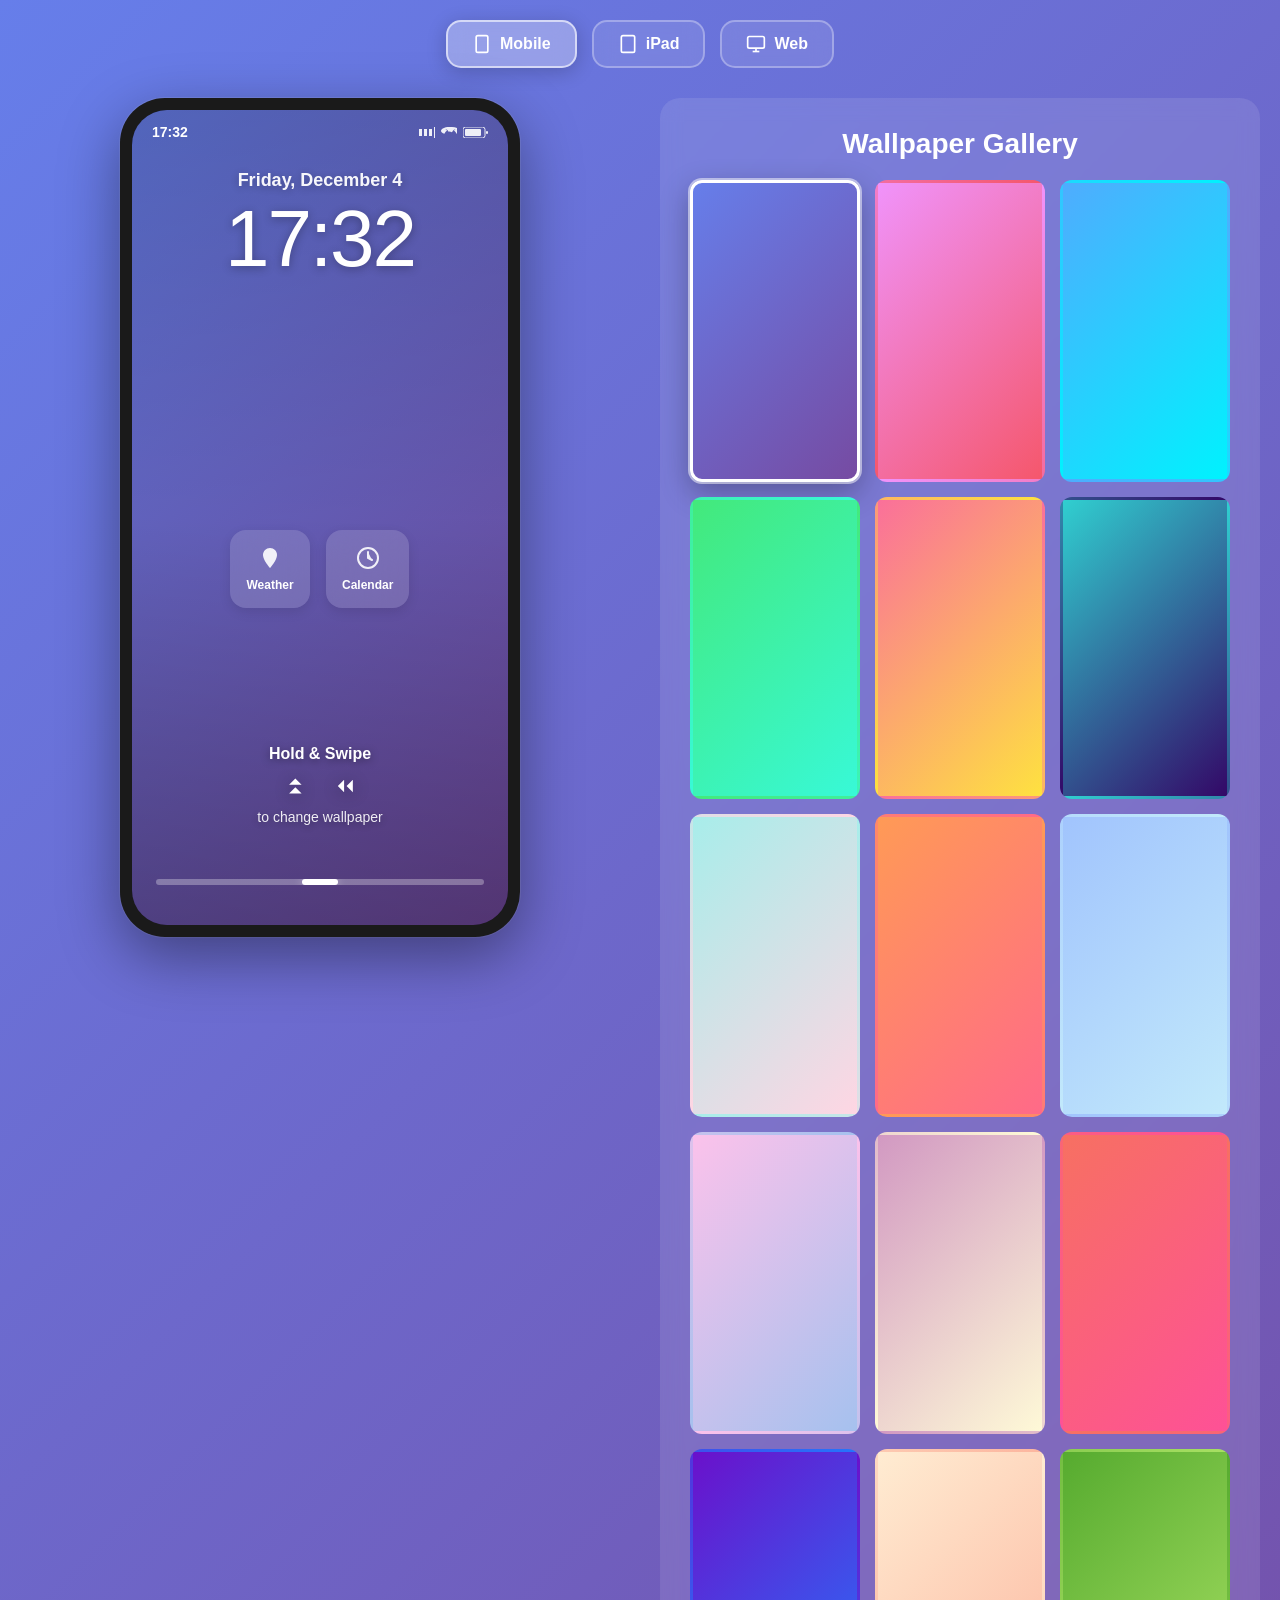
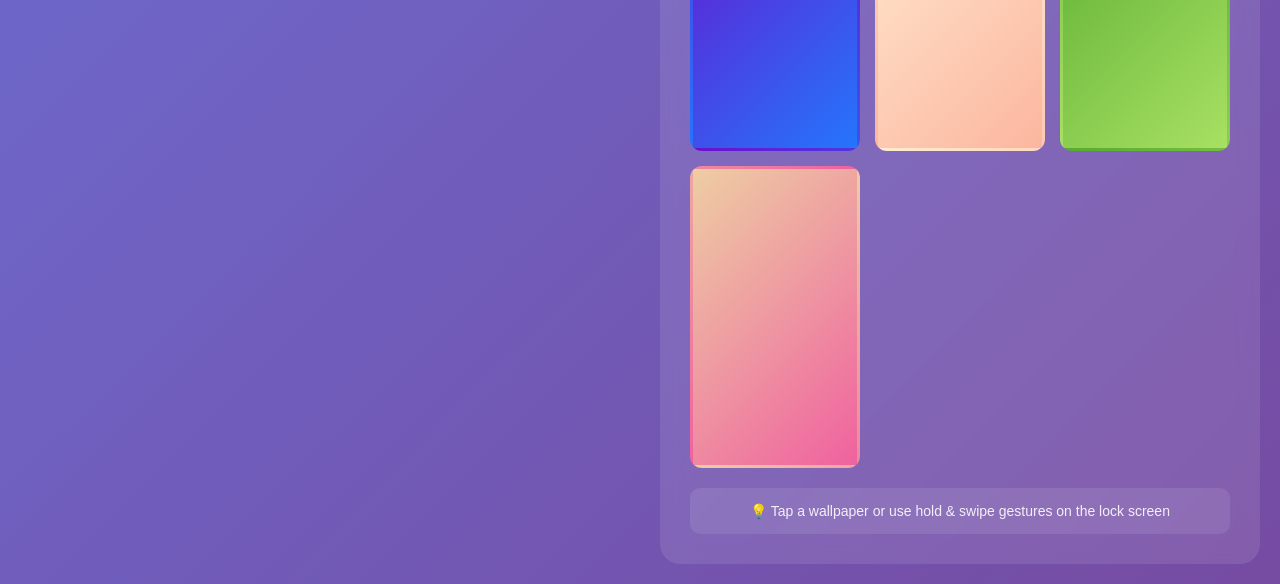
<file: Wallie App/index.html>
<!DOCTYPE html>
<html lang="en">
<head>
    <meta charset="UTF-8">
    <meta name="viewport" content="width=device-width, initial-scale=1.0, maximum-scale=1.0, user-scalable=no">
    <meta name="apple-mobile-web-app-capable" content="yes">
    <meta name="apple-mobile-web-app-status-bar-style" content="black-translucent">
    <title>Wallie - iOS Wallpaper Customizer</title>
    <link rel="stylesheet" href="styles.css">
</head>
<body>
    <div class="app-container">
        <!-- Device Selection Header -->
        <div class="device-selector">
            <button class="device-btn active" data-device="mobile">
                <svg width="20" height="20" viewBox="0 0 24 24" fill="none" stroke="currentColor" stroke-width="2">
                    <rect x="5" y="2" width="14" height="20" rx="2" ry="2"></rect>
                    <line x1="12" y1="18" x2="12.01" y2="18"></line>
                </svg>
                Mobile
            </button>
            <button class="device-btn" data-device="tablet">
                <svg width="20" height="20" viewBox="0 0 24 24" fill="none" stroke="currentColor" stroke-width="2">
                    <rect x="4" y="2" width="16" height="20" rx="2" ry="2"></rect>
                    <line x1="12" y1="18" x2="12.01" y2="18"></line>
                </svg>
                iPad
            </button>
            <button class="device-btn" data-device="web">
                <svg width="20" height="20" viewBox="0 0 24 24" fill="none" stroke="currentColor" stroke-width="2">
                    <rect x="2" y="3" width="20" height="14" rx="2" ry="2"></rect>
                    <line x1="8" y1="21" x2="16" y2="21"></line>
                    <line x1="12" y1="17" x2="12" y2="21"></line>
                </svg>
                Web
            </button>
        </div>

        <!-- Main Content Area -->
        <div class="content-wrapper">
            <!-- Lock Screen Preview -->
            <div class="device-frame mobile-frame">
                <div class="lock-screen" id="lockScreen">
                    <!-- Status Bar -->
                    <div class="status-bar">
                        <div class="status-left">
                            <span class="time" id="currentTime">9:41</span>
                        </div>
                        <div class="status-right">
                            <svg class="status-icon" width="16" height="11" viewBox="0 0 16 11">
                                <path d="M0 2h3v7H0V2zm5 0h3v7H5V2zm5 0h3v7h-3V2zm5-2h1v11h-1V0z" fill="white"/>
                            </svg>
                            <svg class="status-icon" width="16" height="11" viewBox="0 0 16 11">
                                <path d="M8 0C3.58 0 0 1.79 0 4c0 1.105 1.34 2.105 3.39 2.783.54-1.256 1.47-2.37 2.61-3.22C5.42 2.84 4.79 2 4 2c1.5 0 2.79 1.08 3.42 2.64.21-.02.42-.03.58-.03 1.1 0 2.1.18 2.93.52C12.42 3.08 13.5 2 15 2c-.79 0-1.42.84-2 1.563 1.14.85 2.07 1.964 2.61 3.22C17.66 6.105 19 5.105 19 4c0-2.21-3.58-4-8-4z" fill="white"/>
                            </svg>
                            <svg class="status-icon battery" width="25" height="11" viewBox="0 0 25 11">
                                <rect x="0" y="0" width="22" height="11" rx="2.5" fill="none" stroke="white" stroke-width="1"/>
                                <rect x="2" y="2" width="16" height="7" rx="1" fill="white"/>
                                <rect x="23" y="4" width="2" height="3" rx="1" fill="white"/>
                            </svg>
                        </div>
                    </div>

                    <!-- Wallpaper Background -->
                    <div class="wallpaper-bg" id="wallpaperBg"></div>

                    <!-- Lock Screen Content -->
                    <div class="lock-content">
                        <div class="date-time">
                            <div class="current-day" id="currentDay">Saturday, January 17</div>
                            <div class="large-time" id="largeTime">9:41</div>
                        </div>

                        <div class="lock-widgets">
                            <div class="widget-row">
                                <div class="widget widget-small">
                                    <svg width="24" height="24" viewBox="0 0 24 24" fill="white">
                                        <path d="M12 2C8.13 2 5 5.13 5 9c0 5.25 7 13 7 13s7-7.75 7-13c0-3.87-3.13-7-7-7z"/>
                                    </svg>
                                    <span>Weather</span>
                                </div>
                                <div class="widget widget-small">
                                    <svg width="24" height="24" viewBox="0 0 24 24" fill="white">
                                        <circle cx="12" cy="12" r="10" stroke="white" stroke-width="2" fill="none"/>
                                        <path d="M12 6v6l4 2" stroke="white" stroke-width="2" stroke-linecap="round"/>
                                    </svg>
                                    <span>Calendar</span>
                                </div>
                            </div>
                        </div>

                        <!-- Lock Bar -->
                        <div class="lock-bar">
                            <div class="lock-handle"></div>
                        </div>

                        <!-- Gesture Hint -->
                        <div class="gesture-hint" id="gestureHint">
                            <div class="hint-text">Hold & Swipe</div>
                            <div class="hint-arrows">
                                <svg width="30" height="30" viewBox="0 0 24 24" fill="white">
                                    <path d="M7 11l5-5 5 5M7 18l5-5 5 5"/>
                                </svg>
                                <svg width="30" height="30" viewBox="0 0 24 24" fill="white">
                                    <path d="M11 7l-5 5 5 5M18 7l-5 5 5 5"/>
                                </svg>
                            </div>
                            <div class="hint-subtext">to change wallpaper</div>
                        </div>
                    </div>

                    <!-- Hold Indicator -->
                    <div class="hold-indicator" id="holdIndicator">
                        <div class="hold-circle">
                            <svg class="hold-progress" viewBox="0 0 100 100">
                                <circle cx="50" cy="50" r="45" stroke-width="4" fill="none" stroke="rgba(255,255,255,0.3)"/>
                                <circle class="progress-ring" cx="50" cy="50" r="45" stroke-width="4" fill="none" stroke="white" stroke-dasharray="283" stroke-dashoffset="283"/>
                            </svg>
                            <span class="hold-text">Hold</span>
                        </div>
                    </div>
                </div>
            </div>

            <!-- Wallpaper Gallery -->
            <div class="wallpaper-gallery">
                <h2>Wallpaper Gallery</h2>
                <div class="gallery-grid" id="galleryGrid">
                    <!-- Wallpapers will be dynamically added here -->
                </div>
                <div class="gallery-info">
                    <p>💡 Tap a wallpaper or use hold & swipe gestures on the lock screen</p>
                </div>
            </div>
        </div>

        <!-- Wallpaper Navigation Arrows (for swipe visualization) -->
        <div class="nav-arrow nav-arrow-up" id="navArrowUp">
            <svg width="40" height="40" viewBox="0 0 24 24" fill="white">
                <path d="M7 15l5-5 5 5"/>
            </svg>
        </div>
        <div class="nav-arrow nav-arrow-left" id="navArrowLeft">
            <svg width="40" height="40" viewBox="0 0 24 24" fill="white">
                <path d="M15 7l-5 5 5 5"/>
            </svg>
        </div>
    </div>

    <script src="script.js"></script>
</body>
</html>
</file>
<file: Wallie App/styles.css>
/* Global Styles */
* {
    margin: 0;
    padding: 0;
    box-sizing: border-box;
}

body {
    font-family: -apple-system, BlinkMacSystemFont, 'Segoe UI', 'Roboto', 'Helvetica', 'Arial', sans-serif;
    background: linear-gradient(135deg, #667eea 0%, #764ba2 100%);
    min-height: 100vh;
    overflow-x: hidden;
    -webkit-font-smoothing: antialiased;
    -moz-osx-font-smoothing: grayscale;
}

.app-container {
    max-width: 1400px;
    margin: 0 auto;
    padding: 20px;
    min-height: 100vh;
}

/* Device Selector */
.device-selector {
    display: flex;
    justify-content: center;
    gap: 15px;
    margin-bottom: 30px;
    flex-wrap: wrap;
}

.device-btn {
    display: flex;
    align-items: center;
    gap: 8px;
    padding: 12px 24px;
    background: rgba(255, 255, 255, 0.1);
    border: 2px solid rgba(255, 255, 255, 0.3);
    border-radius: 15px;
    color: white;
    font-size: 16px;
    font-weight: 600;
    cursor: pointer;
    transition: all 0.3s ease;
    backdrop-filter: blur(10px);
}

.device-btn:hover {
    background: rgba(255, 255, 255, 0.2);
    transform: translateY(-2px);
}

.device-btn.active {
    background: rgba(255, 255, 255, 0.3);
    border-color: rgba(255, 255, 255, 0.6);
    box-shadow: 0 4px 20px rgba(0, 0, 0, 0.2);
}

/* Content Wrapper */
.content-wrapper {
    display: grid;
    grid-template-columns: 1fr 1fr;
    gap: 40px;
    align-items: start;
}

/* Device Frame */
.device-frame {
    position: sticky;
    top: 20px;
    width: 100%;
    max-width: 400px;
    margin: 0 auto;
    border-radius: 45px;
    background: #1a1a1a;
    padding: 12px;
    box-shadow: 0 20px 60px rgba(0, 0, 0, 0.4), 0 0 0 1px rgba(255, 255, 255, 0.1);
    transition: all 0.4s cubic-bezier(0.4, 0, 0.2, 1);
}

.device-frame.tablet-frame {
    max-width: 600px;
    border-radius: 35px;
}

.device-frame.web-frame {
    max-width: 100%;
    border-radius: 20px;
    padding: 8px;
}

/* Lock Screen */
.lock-screen {
    position: relative;
    width: 100%;
    aspect-ratio: 9 / 19.5;
    border-radius: 35px;
    overflow: hidden;
    background: #000;
    touch-action: none;
    user-select: none;
}

.device-frame.tablet-frame .lock-screen {
    aspect-ratio: 3 / 4;
}

.device-frame.web-frame .lock-screen {
    aspect-ratio: 16 / 9;
}

/* Status Bar */
.status-bar {
    position: absolute;
    top: 0;
    left: 0;
    right: 0;
    height: 44px;
    display: flex;
    justify-content: space-between;
    align-items: center;
    padding: 0 20px;
    z-index: 100;
    color: white;
    font-size: 14px;
    font-weight: 600;
}

.status-right {
    display: flex;
    align-items: center;
    gap: 6px;
}

.status-icon {
    opacity: 0.9;
}

/* Wallpaper Background */
.wallpaper-bg {
    position: absolute;
    top: 0;
    left: 0;
    right: 0;
    bottom: 0;
    background-size: cover;
    background-position: center;
    background-repeat: no-repeat;
    transition: opacity 0.3s ease;
}

/* Lock Content */
.lock-content {
    position: relative;
    height: 100%;
    display: flex;
    flex-direction: column;
    justify-content: space-between;
    padding: 60px 24px 40px;
    background: linear-gradient(180deg, rgba(0,0,0,0.2) 0%, rgba(0,0,0,0.1) 50%, rgba(0,0,0,0.3) 100%);
}

/* Date & Time */
.date-time {
    text-align: center;
    color: white;
    text-shadow: 0 2px 10px rgba(0,0,0,0.3);
}

.current-day {
    font-size: 18px;
    font-weight: 600;
    margin-bottom: 8px;
    opacity: 0.95;
}

.large-time {
    font-size: 80px;
    font-weight: 300;
    line-height: 1;
    letter-spacing: -2px;
}

/* Lock Widgets */
.lock-widgets {
    flex: 1;
    display: flex;
    align-items: center;
    justify-content: center;
    padding: 20px 0;
}

.widget-row {
    display: flex;
    gap: 16px;
}

.widget {
    background: rgba(255, 255, 255, 0.15);
    backdrop-filter: blur(20px);
    border-radius: 16px;
    padding: 16px;
    display: flex;
    flex-direction: column;
    align-items: center;
    gap: 8px;
    color: white;
    font-size: 12px;
    font-weight: 600;
    min-width: 80px;
    box-shadow: 0 4px 12px rgba(0,0,0,0.1);
}

.widget svg {
    opacity: 0.9;
}

/* Lock Bar */
.lock-bar {
    width: 100%;
    height: 6px;
    background: rgba(255, 255, 255, 0.3);
    border-radius: 3px;
    margin-top: 20px;
    position: relative;
    overflow: hidden;
}

.lock-handle {
    position: absolute;
    left: 50%;
    top: 50%;
    transform: translate(-50%, -50%);
    width: 36px;
    height: 6px;
    background: white;
    border-radius: 3px;
    box-shadow: 0 0 10px rgba(255,255,255,0.5);
}

/* Gesture Hint */
.gesture-hint {
    position: absolute;
    bottom: 100px;
    left: 50%;
    transform: translateX(-50%);
    text-align: center;
    color: white;
    z-index: 50;
    animation: fadeInOut 3s ease-in-out infinite;
}

.hint-text {
    font-size: 16px;
    font-weight: 600;
    margin-bottom: 8px;
    text-shadow: 0 2px 8px rgba(0,0,0,0.4);
}

.hint-arrows {
    display: flex;
    gap: 20px;
    justify-content: center;
    margin-bottom: 8px;
}

.hint-arrows svg {
    filter: drop-shadow(0 2px 8px rgba(0,0,0,0.4));
    animation: bounce 2s ease-in-out infinite;
}

.hint-arrows svg:last-child {
    animation-delay: 0.3s;
}

.hint-subtext {
    font-size: 14px;
    opacity: 0.9;
    text-shadow: 0 2px 8px rgba(0,0,0,0.4);
}

@keyframes fadeInOut {
    0%, 100% { opacity: 0.6; }
    50% { opacity: 1; }
}

@keyframes bounce {
    0%, 100% { transform: translateY(0); }
    50% { transform: translateY(-5px); }
}

/* Hold Indicator */
.hold-indicator {
    position: absolute;
    top: 50%;
    left: 50%;
    transform: translate(-50%, -50%) scale(0);
    z-index: 200;
    opacity: 0;
    transition: all 0.3s ease;
    pointer-events: none;
}

.hold-indicator.active {
    transform: translate(-50%, -50%) scale(1);
    opacity: 1;
}

.hold-circle {
    position: relative;
    width: 120px;
    height: 120px;
    background: rgba(0, 0, 0, 0.7);
    backdrop-filter: blur(20px);
    border-radius: 50%;
    display: flex;
    align-items: center;
    justify-content: center;
}

.hold-progress {
    position: absolute;
    top: 0;
    left: 0;
    width: 100%;
    height: 100%;
    transform: rotate(-90deg);
}

.progress-ring {
    transition: stroke-dashoffset 0.05s linear;
}

.hold-text {
    color: white;
    font-size: 18px;
    font-weight: 600;
    z-index: 1;
}

/* Navigation Arrows */
.nav-arrow {
    position: fixed;
    z-index: 300;
    background: rgba(255, 255, 255, 0.2);
    backdrop-filter: blur(10px);
    border-radius: 50%;
    width: 60px;
    height: 60px;
    display: flex;
    align-items: center;
    justify-content: center;
    opacity: 0;
    transform: scale(0);
    transition: all 0.3s ease;
    pointer-events: none;
}

.nav-arrow.show {
    opacity: 1;
    transform: scale(1);
}

.nav-arrow-up {
    top: 50%;
    left: 50%;
    transform: translate(-50%, -150px) scale(0);
}

.nav-arrow-up.show {
    transform: translate(-50%, -150px) scale(1);
}

.nav-arrow-left {
    top: 50%;
    left: 50%;
    transform: translate(-150px, -50%) scale(0);
}

.nav-arrow-left.show {
    transform: translate(-150px, -50%) scale(1);
}

/* Wallpaper Gallery */
.wallpaper-gallery {
    background: rgba(255, 255, 255, 0.1);
    backdrop-filter: blur(10px);
    border-radius: 20px;
    padding: 30px;
    color: white;
}

.wallpaper-gallery h2 {
    font-size: 28px;
    font-weight: 700;
    margin-bottom: 20px;
    text-align: center;
}

.gallery-grid {
    display: grid;
    grid-template-columns: repeat(auto-fill, minmax(150px, 1fr));
    gap: 15px;
    margin-bottom: 20px;
}

.wallpaper-item {
    position: relative;
    aspect-ratio: 9 / 16;
    border-radius: 12px;
    overflow: hidden;
    cursor: pointer;
    transition: all 0.3s ease;
    border: 3px solid transparent;
    background-size: cover;
    background-position: center;
}

.wallpaper-item:hover {
    transform: translateY(-5px);
    box-shadow: 0 10px 30px rgba(0,0,0,0.3);
}

.wallpaper-item.active {
    border-color: white;
    box-shadow: 0 0 0 2px rgba(255,255,255,0.5), 0 10px 30px rgba(0,0,0,0.3);
}

.gallery-info {
    text-align: center;
    font-size: 14px;
    opacity: 0.9;
    padding: 15px;
    background: rgba(255, 255, 255, 0.1);
    border-radius: 10px;
}

/* Responsive Design */
@media (max-width: 1024px) {
    .content-wrapper {
        grid-template-columns: 1fr;
        gap: 30px;
    }

    .device-frame {
        position: relative;
        top: 0;
    }

    .gallery-grid {
        grid-template-columns: repeat(auto-fill, minmax(120px, 1fr));
    }

    .large-time {
        font-size: 60px;
    }
}

@media (max-width: 768px) {
    .app-container {
        padding: 15px;
    }

    .device-selector {
        gap: 10px;
    }

    .device-btn {
        padding: 10px 16px;
        font-size: 14px;
    }

    .device-btn svg {
        width: 16px;
        height: 16px;
    }

    .wallpaper-gallery {
        padding: 20px;
    }

    .wallpaper-gallery h2 {
        font-size: 24px;
    }

    .gallery-grid {
        grid-template-columns: repeat(auto-fill, minmax(100px, 1fr));
        gap: 10px;
    }

    .large-time {
        font-size: 70px;
    }

    .current-day {
        font-size: 16px;
    }
}

@media (max-width: 480px) {
    .large-time {
        font-size: 60px;
    }

    .device-frame {
        max-width: 100%;
    }

    .hint-text {
        font-size: 14px;
    }

    .hint-arrows svg {
        width: 24px;
        height: 24px;
    }
}

/* Animation for wallpaper change */
@keyframes slideUp {
    from {
        transform: translateY(100%);
        opacity: 0;
    }
    to {
        transform: translateY(0);
        opacity: 1;
    }
}

@keyframes slideLeft {
    from {
        transform: translateX(100%);
        opacity: 0;
    }
    to {
        transform: translateX(0);
        opacity: 1;
    }
}

.wallpaper-bg.slide-up {
    animation: slideUp 0.4s ease-out;
}

.wallpaper-bg.slide-left {
    animation: slideLeft 0.4s ease-out;
}

/* Loading State */
.wallpaper-item.loading {
    background: linear-gradient(90deg, rgba(255,255,255,0.1) 0%, rgba(255,255,255,0.2) 50%, rgba(255,255,255,0.1) 100%);
    background-size: 200% 100%;
    animation: shimmer 1.5s infinite;
}

@keyframes shimmer {
    0% { background-position: -200% 0; }
    100% { background-position: 200% 0; }
}
</file>
